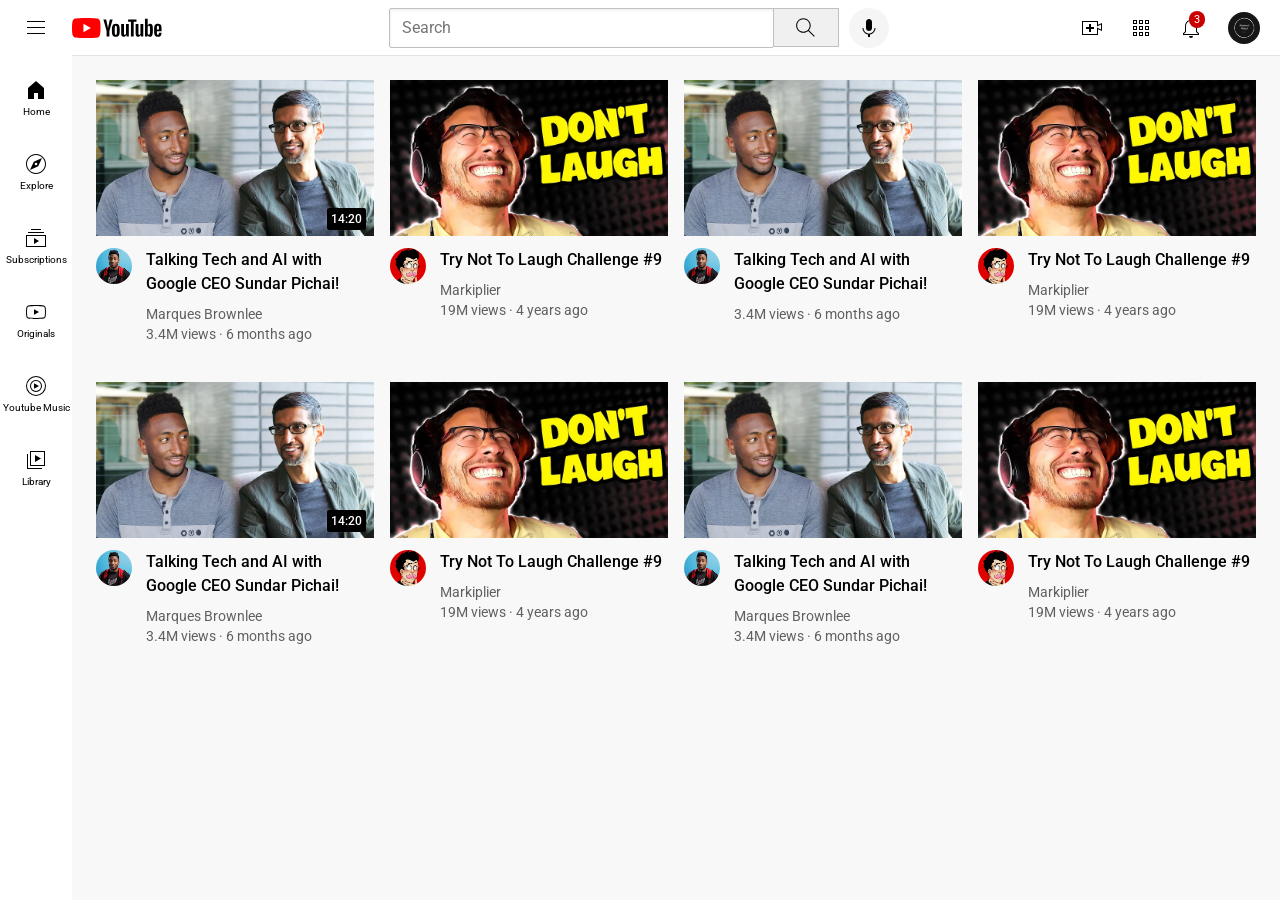
<file: index.html>
<!DOCTYPE html>
<html>
<head>
  <title>Youtube.com Clone</title>
  <link rel="preconnect" href="https://fonts.googleapis.com">
  <link rel="preconnect" href="https://fonts.gstatic.com" crossorigin>
  <link href="https://fonts.googleapis.com/css2?family=Roboto:ital,wght@0,100..900;1,100..900&display=swap" rel="stylesheet">

  <link rel="stylesheet" href="styles/video.css">
   <link rel="stylesheet" href="styles/header.css">
    <link rel="stylesheet" href="styles/general.css">
    <link rel="stylesheet" href="styles/sidebar.css">
</head>
<body>
   <div class="header">
    <div class="left-section">
      <img class="hamburger" src="header-images/hamburger-menu.svg">
      <img class="youtube-logo" src="header-images/youtube-logo.svg">
    </div>
    <div class="middle-section">
      <input class="search-bar" type="text" placeholder="Search">
      <button class="search-button">
        <img class="search-icon"
         src="header-images/search.svg">
         <div class="tooltip">Search</div> 
      </button>
      <button class="voice-button">
        <img class="voice-icon" 
        src="header-images/voice-search-icon.svg">
        <div class="tooltip">Search with your voice</div> 
      </button>
    </div>
    <div class="right-section">
        <div class="upload-icon-container">
      <img class="upload-icon" src="header-images/upload.svg">
      <div class="tooltip">Create</div> 
      </div>
      <div class="youtube-apps-icon-container">
      <img class="youtube-apps-icon" src="header-images/youtube-apps.svg">
      <div class="tooltip">YouTube apps</div> 
      </div>
      <div class="notification-icon-container">
      <img class="notification-icon" src="header-images/notifications.svg">
     <div class="tooltip">Notifications</div>
      <div class="notification-count">3</div>
      </div>
      <img class="my-channel" src="channel-pictures/me.jpg">
    </div>
   </div> 

   <div class="sidebar">
    <div class="sidebar-link">
      <img src="./sidebar-icons/home.svg">
      <div>Home</div>
    </div>
    <div class="sidebar-link">
       <img src="./sidebar-icons/explore.svg">
         <div>Explore</div>
    </div>
    <div class="sidebar-link">
       <img src="./sidebar-icons/subscriptions.svg">
       <div>Subscriptions</div>
    </div>
    <div class="sidebar-link">
       <img src="./sidebar-icons/originals.svg">
       <div>Originals</div>
    </div>
    <div class="sidebar-link">
       <img src="./sidebar-icons/youtube-music.svg">
       <div>Youtube Music</div>
    </div>
    <div class="sidebar-link">
       <img src="./sidebar-icons/library.svg">
       <div>Library</div>
    </div>
   </div>

<div class="video-grid">

    <div class="video-preview">
      <div class="thumbnail-row">
        <a href="https://www.youtube.com/watch?v=n2RNcPRtAiY">  <img class="thumbnail" src="images/thumbnail-1.webp"></a>
        <div class="video-time">14:20</div>
      </div>
      <div class="video-info-grid">
        <div class="channel-picture">
          <a href="https://www.youtube.com/c/mkbhd">
              <img class="profile-picture" src="channel-pictures/channel-1.jpeg">
          </a>
        </div>
        <div class="video-info">
    <a href="https://www.youtube.com/watch?v=n2RNcPRtAiY" target="_blank" class="video-title-link">          
          <p class="video-title">Talking Tech and AI with Google CEO Sundar Pichai!</p></a>
          <p class="video-author">Marques Brownlee</p>
          <p class="video-stats">3.4M views · 6 months ago</p>
        </div>
      </div>
    </div>

    <div class="video-preview">
      <div class="thumbnail-row">
        <a href="https://www.youtube.com/watch?v=mP0RAo9SKZk">
 <img class="thumbnail" src="images/thumbnail-2.webp">
        </a>
      </div>
      <div class="video-info-grid">
        <div class="channel-picture">
          <a href="https://www.youtube.com/c/markiplier">
<img class="profile-picture" src="channel-pictures/channel-2.jpeg">
          </a>
        </div>
        <div class="video-info">
    <a href="https://www.youtube.com/watch?v=mP0RAo9SKZk" class="video-title-link">     
          <p class="video-title">Try Not To Laugh Challenge #9</p></a>
          <p class="video-author">Markiplier</p>
          <p class="video-stats">19M views · 4 years ago</p>
        </div>
      </div>
    </div>

    <div class="video-preview">
      <div class="thumbnail-row">
        <img class="thumbnail" src="images/thumbnail-1.webp">
      </div>
      <div class="video-info-grid">
        <div class="channel-picture">
          <img class="profile-picture" src="channel-pictures/channel-1.jpeg">
        </div>
        <div class="video-info">
          <p class="video-title">Talking Tech and AI with Google CEO Sundar Pichai!</p>
       
          <p class="video-stats">3.4M views · 6 months ago</p>
        </div>
      </div>
    </div>

    <div class="video-preview">
      <div class="thumbnail-row">
        <img class="thumbnail" src="images/thumbnail-2.webp">
      </div>
      <div class="video-info-grid">
        <div class="channel-picture">
          <img class="profile-picture" src="channel-pictures/channel-2.jpeg">
        </div>
        <div class="video-info">
          <p class="video-title">Try Not To Laugh Challenge #9</p>
          <p class="video-author">Markiplier</p>
          <p class="video-stats">19M views · 4 years ago</p>
        </div>
      </div>
    </div>
 <div class="video-preview">
      <div class="thumbnail-row">
        <a href="https://www.youtube.com/watch?v=n2RNcPRtAiY">  <img class="thumbnail" src="images/thumbnail-1.webp"></a>
        <div class="video-time">14:20</div>
      </div>
      <div class="video-info-grid">
        <div class="channel-picture">
          <a href="https://www.youtube.com/c/mkbhd">
              <img class="profile-picture" src="channel-pictures/channel-1.jpeg">
          </a>
        </div>
        <div class="video-info">
    <a href="https://www.youtube.com/watch?v=n2RNcPRtAiY" target="_blank" class="video-title-link">          
          <p class="video-title">Talking Tech and AI with Google CEO Sundar Pichai!</p></a>
          <p class="video-author">Marques Brownlee</p>
          <p class="video-stats">3.4M views · 6 months ago</p>
        </div>
      </div>
    </div>

    <div class="video-preview">
      <div class="thumbnail-row">
        <a href="https://www.youtube.com/watch?v=mP0RAo9SKZk">
 <img class="thumbnail" src="images/thumbnail-2.webp">
        </a>
      </div>
      <div class="video-info-grid">
        <div class="channel-picture">
          <a href="https://www.youtube.com/c/markiplier">
<img class="profile-picture" src="channel-pictures/channel-2.jpeg">
          </a>
        </div>
        <div class="video-info">
    <a href="https://www.youtube.com/watch?v=mP0RAo9SKZk" class="video-title-link">     
          <p class="video-title">Try Not To Laugh Challenge #9</p></a>
          <p class="video-author">Markiplier</p>
          <p class="video-stats">19M views · 4 years ago</p>
        </div>
      </div>
    </div>


    <div class="video-preview">
      <div class="thumbnail-row">
        <img class="thumbnail" src="images/thumbnail-1.webp">
      </div>
      <div class="video-info-grid">
        <div class="channel-picture">
          <img class="profile-picture" src="channel-pictures/channel-1.jpeg">
        </div>
        <div class="video-info">
          <p class="video-title">Talking Tech and AI with Google CEO Sundar Pichai!</p>
          <p class="video-author">Marques Brownlee</p>
          <p class="video-stats">3.4M views · 6 months ago</p>
        </div>
      </div>
    </div>

    <div class="video-preview">
      <div class="thumbnail-row">
        <img class="thumbnail" src="images/thumbnail-2.webp">
      </div>
      <div class="video-info-grid">
        <div class="channel-picture">
          <img class="profile-picture" src="channel-pictures/channel-2.jpeg">
        </div>
        <div class="video-info">
          <p class="video-title">Try Not To Laugh Challenge #9</p>
          <p class="video-author">Markiplier</p>
          <p class="video-stats">19M views · 4 years ago</p>
        </div>
      </div>
    </div>
  </div>
</body>
</html>
</file>
<file: styles/video.css>
.thumbnail {
      width: 100%;
    }
    .video-title {
      margin-top: 0;
      font-size: 14px;
      font-weight: 500;
      line-height: 20px;
      margin-bottom: 10px;
    }
    .video-title-link {
      text-decoration: none;
      color: black;
}
    .video-info-grid {
      display: grid;
      grid-template-columns: 50px 1fr;
    }
    .channel-picture{
      position: relative;
    }

    .profile-picture {
      width: 36px;
      border-radius: 50px;
    }

    .thumbnail-row {
      margin-bottom: 8px;
      position: relative;
    }

    .video-author,
    .video-stats {
      font-size: 12px;
      color: rgb(96, 96, 96);
    }

    .video-author {
      margin-bottom: 4px;
    }
    .video-grid {
      display: grid;
      grid-template-columns: repeat(3, 1fr); 
      column-gap: 16px;
      row-gap: 40px;
    } 

@media (max-width: 750px){
  .video-grid{
    grid-template-columns: 1fr 1fr;
  }
}

@media(min-width:71px) and (max-width:999px){
    .video-grid{
  grid-template-columns: 1fr 1fr 1fr;
}
}

@media (min-width:1000px){
  .video-grid{
  grid-template-columns: 1fr 1fr 1fr 1fr;
}
}

/*   Exercise 17a practice */
@media (min-width:1000px){
  .video-title{
  font-size: 16px;
  line-height: 24px;
}
}

@media (min-width: 1000px) {
  .video-author,
  .video-stats {
    font-size: 14px;
  }
}                  /* finished practice      */



    .video-time{
      background-color: black;
      color:white;
      position: absolute;
      bottom: 10px;
      right: 8px;
      font-family: roboto,arial;
      font-size: 12px;
      font-weight: 500;
      padding-left: 4px;
      padding-right: 4px;
      padding-bottom: 4px;
      padding-top: 4px;
      border-radius: 2px;
    }
        .channel-pictureT{
        display: flex;
        background-color: rgb(255, 255, 255);
        width: 270px;
        align-items: center;
        justify-content: start;
        border-radius: 6px;
        box-shadow: 2px 2px 8px rgba(0,0,0,0.25);
    }        
    .profile-pictureT{
      width: 60px;
      border-radius: 600px;
      padding-top: 5px;
      padding-left: 6px;
    }
    .video-authorT{
        font-family: arial;
        font-size: 18px;
        font-weight: bold;
        margin-bottom: 0;
    }
    .subscriptionT{
        margin-top: 3px;
        font-family: arial;
        color: rgb(95, 92, 92);
    }
    .video-infoT{
        padding-left: 15px;
    }

    .tooltip{
      position: absolute;
      pointer-events: none;
      opacity: 0;
    }
    .tooltip:hover{
      opacity: 1;
}
</file>
<file: styles/header.css>
.header {
    height: 55px;
    display: flex;
    flex-direction: row;
    justify-content: space-between;

    position: fixed;
    top: 0;
    left: 0;
    right: 0;
    background-color: rgb(255, 255, 255);

    border-bottom-width: 1px;
    border-bottom-style: solid;
    border-bottom-color: rgb(228 228 228);

    z-index: 100;
}

.left-section {
    display: flex;
    flex-direction: row;
    align-items: center;
}

.hamburger {
    height: 24px;
    margin-left: 24px;
    margin-right: 24px;
}

.youtube-logo {
    height: 20px;
}

.middle-section {
    flex: 1;
    margin-left: 70px;
    margin-right: 35px;
    max-width: 500px;
    display: flex;
    align-items: center;
}

.search-button {
    height: 39px;
    width: 66px;
    background-color: rgb(240, 240, 240);
    border-width: 1px;
    border-style: solid;
    border-color: rgb(192, 192, 192);
    margin-left: -1px;
    position: relative;
}

.search-button,
.voice-button,
.upload-icon-container,
.youtube-apps-icon-container,
.notification-icon-container{
    display: flex;
    justify-content: center;
    align-items: center;
    position: relative;
}

.search-button .tooltip,
.voice-button .tooltip,
.upload-icon-container .tooltip,
.youtube-apps-icon-container .tooltip,
.notification-icon-container .tooltip{
    font-family: roboto,arial;
    position: absolute;
    background-color: gray;
    color: white;
    padding: 4px 8px 4px 8px;
    border-radius: 2px;
    font-size: 12px;
    bottom: -30px;
    opacity: 0;
    transition: opacity 1.5s;
    pointer-events: none;
    white-space: nowrap;
}
.search-button:hover .tooltip,
.voice-button:hover .tooltip,
.upload-icon-container:hover .tooltip,
.youtube-apps-icon-container:hover .tooltip,
.notification-icon-container:hover .tooltip {
    opacity: 1;
}

.search-icon {
    height: 25px;
}

.search-bar {
    flex: 1;
    height: 36px;
    padding-left: 12px;
    font-size: 16px;
    border-width: 1px;
    border-style: solid;
    border-color: rgb(192 192 192);
    border-radius: 2px;
    box-shadow: inset 1px 2px 3px rgba(0, 0, 0, 0.05);
    width: 0;
}

.search-bar::placeholder {
    font-family: roboto, arial;
    font-size: 16px;
}

.voice-button {
    height: 40px;
    width: 40px;
    margin-left: 10px;
    border-radius: 20px;
    border: none;
    background-color: rgb(245, 245, 245);
}

.voice-icon {
    height: 24px;
}

.right-section {
    width: 180px;
    display: flex;
    justify-content: space-between;
    align-items: center;
    margin-right: 20px;
    flex-shrink: 0;
}
.upload-icon{
    height: 24px;
}
.youtube-apps-icon{
     height: 24px;
}
.notification-icon{
     height: 24px;
}
.my-channel{
     height: 32px;
     border-radius: 16px;
}

.notification-count{
    position: absolute;
    background-color:rgb(202, 0, 0);
    color: white;
    border-radius: px;
    top: -5px;
    right: -2px;
    font-family: roboto,arial;
    font-size: 11px;
    padding: 2px 5px 2px 5px;
    border-radius: 10px;
}
</file>
<file: styles/general.css>
p {
      font-family: Roboto, Arial;
      margin-top: 0;
      margin-bottom: 0;
    }
    body{
      margin: 0;
      padding-top: 80px;
      padding-left: 96px;
      padding-right:24px;
      background-color: rgb(248 248 248);
    }
</file>
<file: styles/sidebar.css>
.sidebar{
    position: fixed;
    left: 0;
    bottom: 0;
    top: 55px;
    background-color: white;
    width: 72px;
    z-index: 200;
    padding-top: 5px;
}
.sidebar-link{
    height: 74px;
    display: flex;
    justify-content: center;
    align-items:center;
    flex-direction: column;
    cursor: pointer;
}
.sidebar-link:hover{
    background-color: rgb(235 235 235);
}
.sidebar-link img{
    height: 24px;
    margin-bottom: 4px;
}
.sidebar-link div{
    font-family: roboto,arial;
    font-size: 10px;
}
</file>
